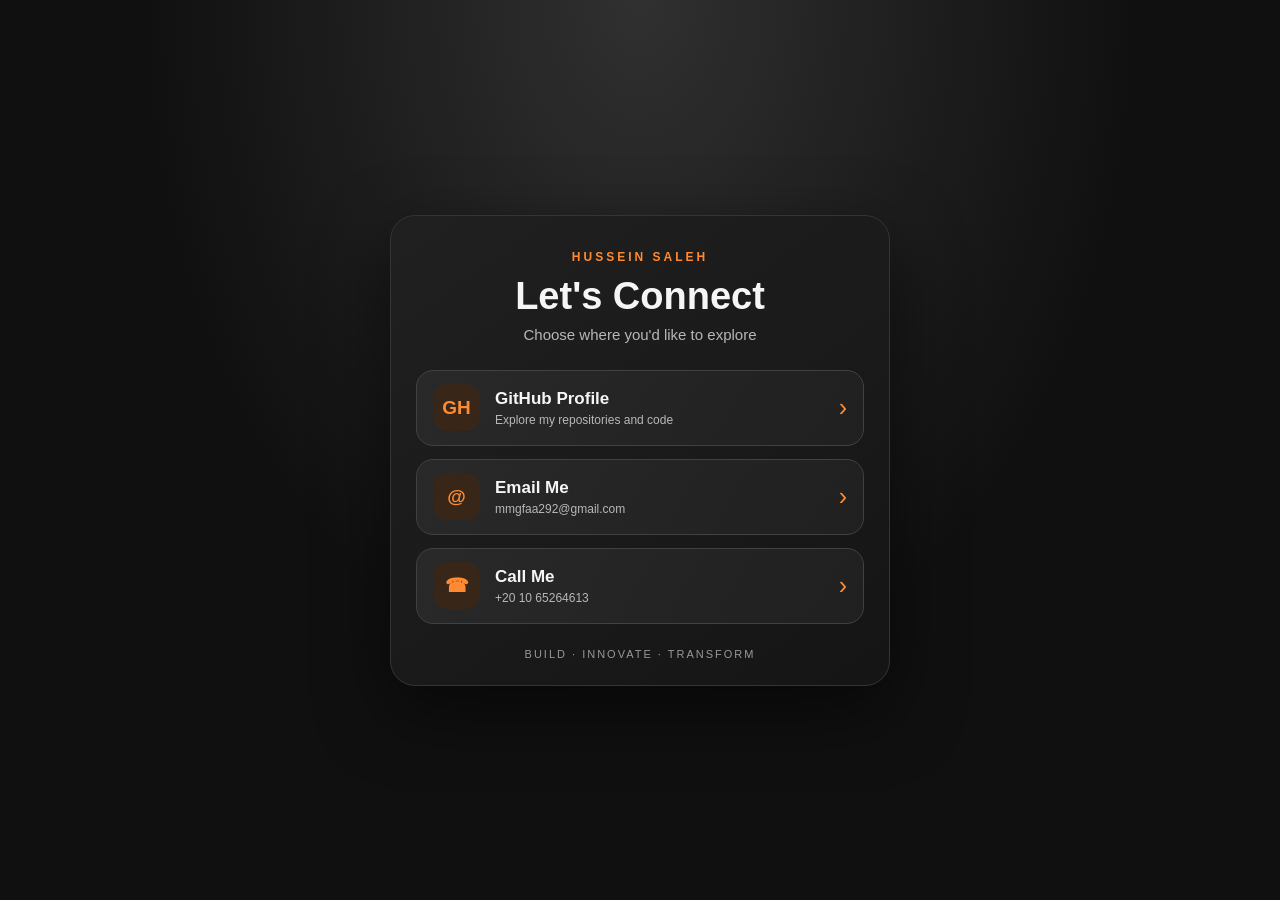
<file: links.html>
<!doctype html>
<html lang="en">
<head>
  <meta charset="utf-8">
  <meta name="viewport" content="width=device-width, initial-scale=1">
  <meta name="theme-color" content="#101010">
  <meta name="description" content="Contact links for Hussein Saleh — GitHub, email and phone.">
  <title>Let's Connect | Hussein Saleh</title>
  <style>
    :root{color-scheme:dark;--bg:#101010;--panel:#191919;--line:#343434;--orange:#ff8a32;--text:#f5f5f5;--muted:#b8b8b8}
    *{box-sizing:border-box}
    body{margin:0;min-height:100vh;padding:28px 16px;display:grid;place-items:center;background:radial-gradient(ellipse at 50% 0%,#303030 0,transparent 55%),var(--bg);color:var(--text);font-family:Inter,"Segoe UI",Arial,sans-serif}
    main{width:min(100%,500px)}
    .panel{padding:34px 25px 25px;border:1px solid var(--line);border-radius:25px;background:linear-gradient(145deg,#202020,#151515);box-shadow:0 24px 70px #0008}
    .mark{text-align:center;color:var(--orange);font-size:12px;font-weight:800;letter-spacing:3px}
    h1{text-align:center;margin:11px 0 8px;font-size:clamp(30px,7vw,38px)}
    .intro{text-align:center;color:var(--muted);margin:0 0 27px;font-size:15px}
    nav{display:grid;gap:13px}
    a{display:flex;align-items:center;gap:15px;min-height:76px;padding:13px 16px;border:1px solid #414141;border-radius:17px;background:linear-gradient(120deg,#292929,#202020);color:var(--text);text-decoration:none;transition:transform .18s,border-color .18s,background .18s}
    a:hover,a:focus-visible{transform:translateY(-2px);border-color:var(--orange);background:#303030;outline:none}
    .icon{width:47px;height:47px;flex:0 0 47px;border-radius:14px;display:grid;place-items:center;background:#382719;color:var(--orange);font-size:19px;font-weight:800}
    .label{flex:1;min-width:0;font-weight:750;font-size:17px}
    .hint{display:block;margin-top:4px;color:var(--muted);font-size:12px;font-weight:400}
    .arrow{font-size:25px;color:var(--orange)}
    footer{text-align:center;margin-top:24px;color:#999;font-size:11px;letter-spacing:2px}
    @media(max-width:380px){.panel{padding:28px 16px 21px}.label{font-size:15px}}
  </style>
</head>
<body>
  <main>
    <section class="panel" aria-labelledby="page-title">
      <div class="mark">HUSSEIN SALEH</div>
      <h1 id="page-title">Let's Connect</h1>
      <p class="intro">Choose where you'd like to explore</p>
      <nav aria-label="Professional links">
        <a href="https://github.com/mmgfaa292-droid" target="_blank" rel="noopener noreferrer">
          <span class="icon" aria-hidden="true">GH</span><span class="label">GitHub Profile<span class="hint">Explore my repositories and code</span></span><span class="arrow" aria-hidden="true">›</span>
        </a>
        <a href="mailto:mmgfaa292@gmail.com">
          <span class="icon" aria-hidden="true">@</span><span class="label">Email Me<span class="hint">mmgfaa292@gmail.com</span></span><span class="arrow" aria-hidden="true">›</span>
        </a>
        <a href="tel:+201065264613">
          <span class="icon" aria-hidden="true">☎</span><span class="label">Call Me<span class="hint" dir="ltr">+20 10 65264613</span></span><span class="arrow" aria-hidden="true">›</span>
        </a>
      </nav>
      <footer>BUILD · INNOVATE · TRANSFORM</footer>
    </section>
  </main>
</body>
</html>
</file>
